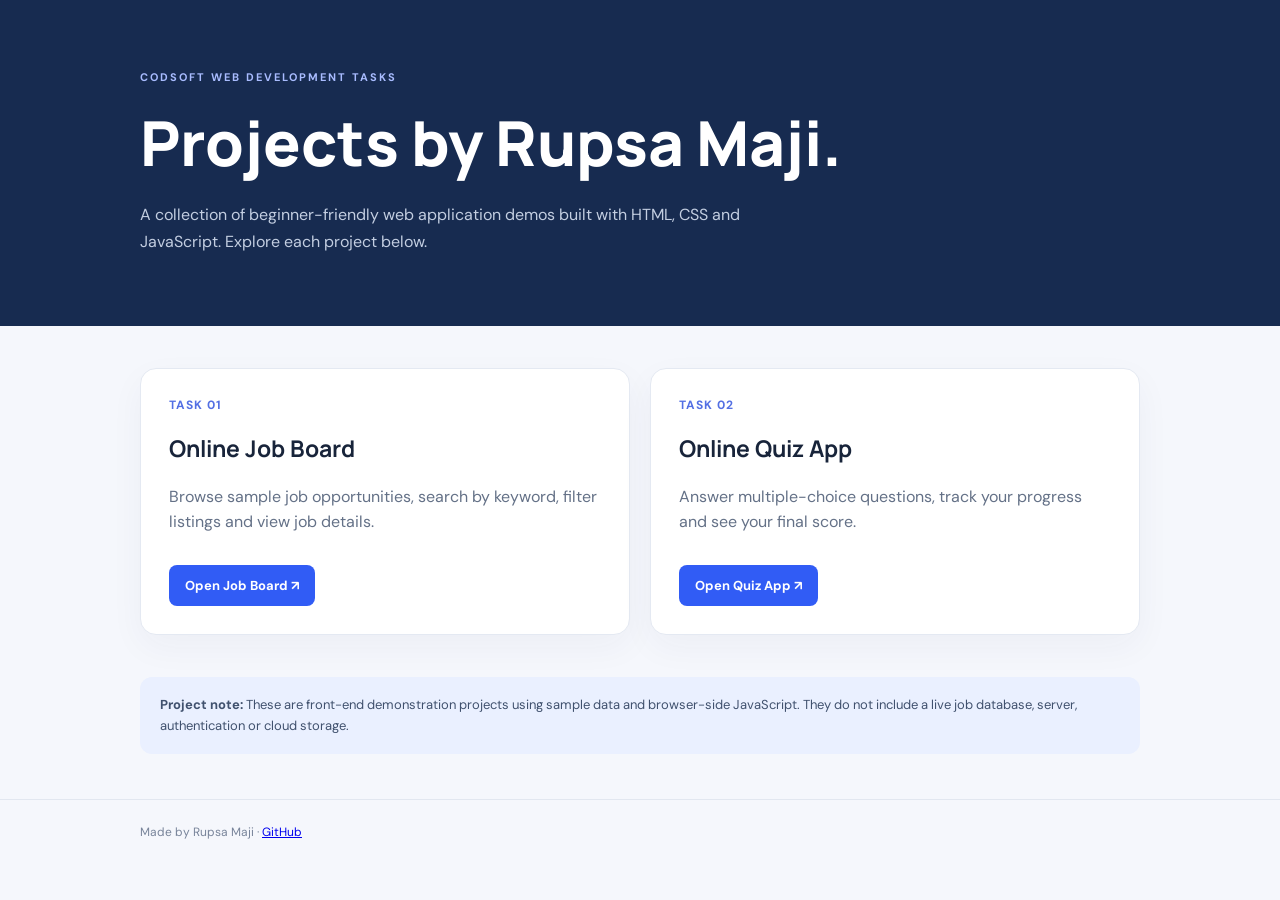
<file: index.html>
<!DOCTYPE html>
<html lang="en"><head><meta charset="UTF-8"><meta name="viewport" content="width=device-width, initial-scale=1.0"><title>CodSoft Projects | Rupsa Maji</title><link rel="preconnect" href="https://fonts.googleapis.com"><link href="https://fonts.googleapis.com/css2?family=DM+Sans:wght@400;600;700&family=Manrope:wght@700;800&display=swap" rel="stylesheet"><style>*{box-sizing:border-box}body{margin:0;background:#f5f7fc;color:#18243a;font-family:"DM Sans",sans-serif}.wrap{width:min(1000px,calc(100% - 40px));margin:auto}.hero{padding:70px 0 55px;background:#172b50;color:white}.tag{color:#a9bcff;font-size:11px;font-weight:700;letter-spacing:2px}.hero h1{font:800 clamp(38px,7vw,62px) Manrope;margin:16px 0}.hero p{max-width:600px;color:#c3cee1;line-height:1.7}.cards{display:grid;grid-template-columns:1fr 1fr;gap:20px;padding:42px 0}.card{background:white;border:1px solid #e4e9f2;border-radius:16px;padding:28px;box-shadow:0 12px 35px #25395b0b}.number{color:#536fe3;font-size:12px;font-weight:700;letter-spacing:1px}.card h2{font:700 23px Manrope}.card p{color:#647187;line-height:1.6}.card a{display:inline-block;margin-top:14px;background:#315cf5;color:white;text-decoration:none;padding:12px 16px;border-radius:8px;font-weight:700;font-size:13px}.note{background:#eaf0ff;color:#40516e;border-radius:12px;padding:18px 20px;font-size:13px;line-height:1.6;margin-bottom:45px}footer{border-top:1px solid #e2e7f0;padding:24px 0;color:#78849a;font-size:12px}@media(max-width:650px){.cards{grid-template-columns:1fr}.hero{padding:55px 0 40px}}</style></head><body><header class="hero"><div class="wrap"><div class="tag">CODSOFT WEB DEVELOPMENT TASKS</div><h1>Projects by Rupsa Maji.</h1><p>A collection of beginner-friendly web application demos built with HTML, CSS and JavaScript. Explore each project below.</p></div></header><main class="wrap"><section class="cards"><article class="card"><div class="number">TASK 01</div><h2>Online Job Board</h2><p>Browse sample job opportunities, search by keyword, filter listings and view job details.</p><a href="Task-1-Job-Board/">Open Job Board ↗</a></article><article class="card"><div class="number">TASK 02</div><h2>Online Quiz App</h2><p>Answer multiple-choice questions, track your progress and see your final score.</p><a href="Task-2-Quiz-App/">Open Quiz App ↗</a></article></section><div class="note"><strong>Project note:</strong> These are front-end demonstration projects using sample data and browser-side JavaScript. They do not include a live job database, server, authentication or cloud storage.</div></main><footer><div class="wrap">Made by Rupsa Maji · <a href="https://github.com/Rupsamaji">GitHub</a></div></footer></body></html>
</file>
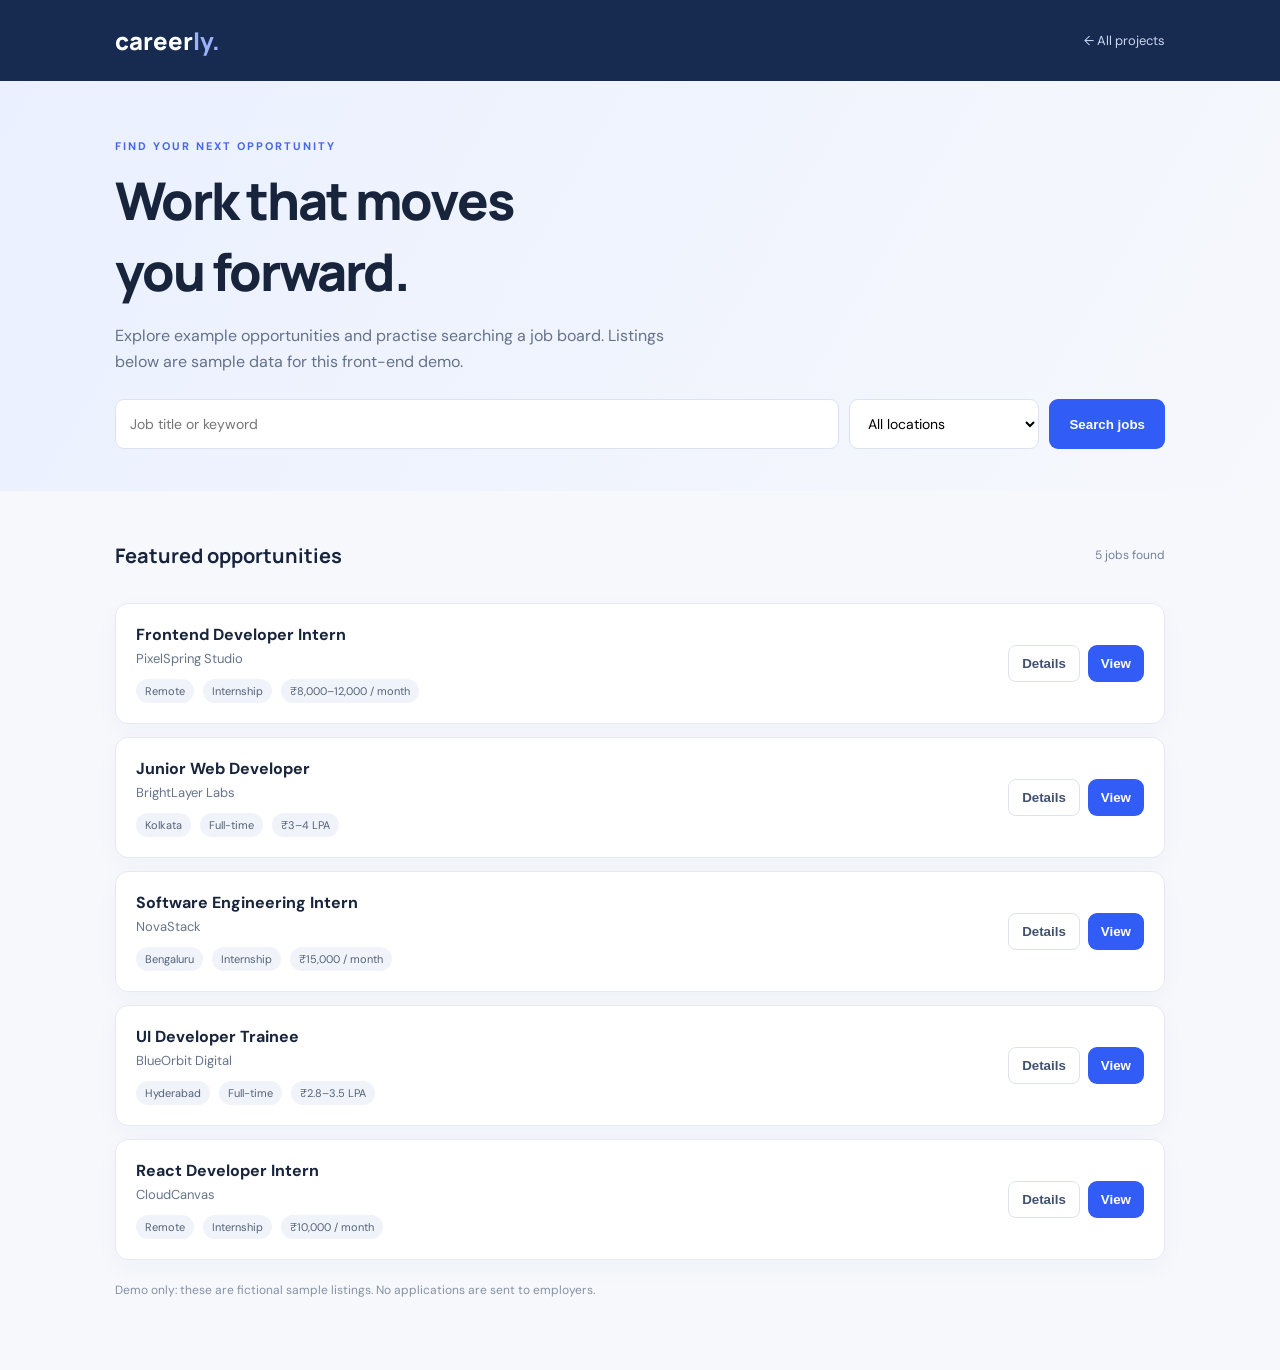
<file: Task-1-Job-Board/index.html>
<!DOCTYPE html>
<html lang="en"><head><meta charset="UTF-8"><meta name="viewport" content="width=device-width, initial-scale=1.0"><title>Careerly | Job Board Demo</title><link rel="preconnect" href="https://fonts.googleapis.com"><link href="https://fonts.googleapis.com/css2?family=DM+Sans:wght@400;500;600;700&family=Manrope:wght@700;800&display=swap" rel="stylesheet"><style>*{box-sizing:border-box}body{margin:0;background:#f6f8fc;color:#17243b;font-family:"DM Sans",sans-serif}.wrap{width:min(1050px,calc(100% - 36px));margin:auto}header{background:#172b50;color:white;padding:24px 0}.nav{display:flex;justify-content:space-between;align-items:center}.brand{font:800 24px Manrope;color:white;text-decoration:none}.brand span{color:#9bb0ff}.nav a:last-child{color:#cbd6f0;text-decoration:none;font-size:13px}.hero{padding:58px 0 42px;background:linear-gradient(120deg,#eaf0ff,#f6f8fc)}.eyebrow{color:#4567e8;font-size:11px;font-weight:700;letter-spacing:2px}.hero h1{font:800 clamp(34px,6vw,52px) Manrope;letter-spacing:-2px;margin:12px 0}.hero p{color:#64728a;max-width:560px;line-height:1.6}.search{display:grid;grid-template-columns:1fr 190px auto;gap:10px;margin-top:25px}.search input,.search select{width:100%;padding:14px;border:1px solid #dce3ef;border-radius:9px;background:white;font:14px "DM Sans"}.search button,.apply{border:0;border-radius:9px;background:#315cf5;color:white;padding:13px 20px;font-weight:700;cursor:pointer}.results{padding:34px 0 60px}.result-head{display:flex;justify-content:space-between;align-items:center;margin-bottom:18px}.result-head h2{font:700 20px Manrope}.result-head span{font-size:12px;color:#748199}.list{display:grid;gap:13px}.job{display:flex;justify-content:space-between;gap:18px;align-items:center;background:white;border:1px solid #e5eaf2;border-radius:13px;padding:20px;box-shadow:0 8px 25px #20385d08}.job h3{font-size:16px;margin:0 0 5px}.company{color:#66748b;font-size:13px}.meta{display:flex;gap:9px;flex-wrap:wrap;margin-top:12px}.meta span{font-size:11px;color:#53627a;background:#f0f3f9;border-radius:20px;padding:5px 9px}.job-actions{display:flex;gap:8px;flex-shrink:0}.details{border:1px solid #dce3ef;background:white;color:#40516d;border-radius:8px;padding:10px 13px;font-weight:600;cursor:pointer}.apply{padding:10px 13px}.empty{background:white;border:1px dashed #cbd5e4;border-radius:12px;padding:30px;text-align:center;color:#68768c}.disclaimer{font-size:12px;color:#8591a5;margin-top:22px}.modal{display:none;position:fixed;inset:0;background:#0d193bcc;place-items:center;padding:20px}.modal.show{display:grid}.modal-card{width:min(100%,480px);background:white;border-radius:16px;padding:26px}.modal-card h2{font:700 24px Manrope}.modal-card p{color:#627089;line-height:1.7}.close{float:right;border:0;background:#eef2f8;border-radius:7px;padding:7px 10px;cursor:pointer}@media(max-width:650px){.search{grid-template-columns:1fr}.job{align-items:flex-start;flex-direction:column}.job-actions{width:100%}.job-actions button{flex:1}.hero{padding:42px 0 30px}}</style></head>
<body><header><div class="wrap nav"><a class="brand" href="#">career<span>ly.</span></a><a href="../../">← All projects</a></div></header><section class="hero"><div class="wrap"><div class="eyebrow">FIND YOUR NEXT OPPORTUNITY</div><h1>Work that moves<br>you forward.</h1><p>Explore example opportunities and practise searching a job board. Listings below are sample data for this front-end demo.</p><div class="search"><input id="keyword" type="search" placeholder="Job title or keyword" aria-label="Search jobs"><select id="location" aria-label="Filter by location"><option value="">All locations</option><option>Remote</option><option>Kolkata</option><option>Bengaluru</option><option>Hyderabad</option></select><button id="searchBtn">Search jobs</button></div></div></section><main class="wrap results"><div class="result-head"><h2>Featured opportunities</h2><span id="count"></span></div><div class="list" id="jobList"></div><p class="disclaimer">Demo only: these are fictional sample listings. No applications are sent to employers.</p></main><div class="modal" id="modal" role="dialog" aria-modal="true" aria-labelledby="modalTitle"><div class="modal-card"><button class="close" id="closeModal" aria-label="Close">✕</button><h2 id="modalTitle"></h2><p id="modalText"></p></div></div><script>const jobs=[{title:"Frontend Developer Intern",company:"PixelSpring Studio",location:"Remote",type:"Internship",salary:"₹8,000–12,000 / month",description:"Support the team in building responsive interfaces using HTML, CSS and JavaScript. Ideal for learners who enjoy clean UI and practical projects."},{title:"Junior Web Developer",company:"BrightLayer Labs",location:"Kolkata",type:"Full-time",salary:"₹3–4 LPA",description:"Work on web pages, troubleshoot UI issues and collaborate with designers. Familiarity with Git and JavaScript is useful."},{title:"Software Engineering Intern",company:"NovaStack",location:"Bengaluru",type:"Internship",salary:"₹15,000 / month",description:"Learn software development workflows while contributing to small frontend and testing tasks."},{title:"UI Developer Trainee",company:"BlueOrbit Digital",location:"Hyderabad",type:"Full-time",salary:"₹2.8–3.5 LPA",description:"Build accessible web components and responsive layouts with guidance from senior developers."},{title:"React Developer Intern",company:"CloudCanvas",location:"Remote",type:"Internship",salary:"₹10,000 / month",description:"Practise React fundamentals, reusable components and API integration in a supervised learning environment."}];const list=document.getElementById("jobList");function render(){const term=document.getElementById("keyword").value.trim().toLowerCase();const loc=document.getElementById("location").value;const filtered=jobs.filter(job=>(job.title+" "+job.company+" "+job.type).toLowerCase().includes(term)&&(!loc||job.location===loc));document.getElementById("count").textContent=filtered.length+" jobs found";list.innerHTML="";if(!filtered.length){list.innerHTML='<div class="empty">No matching sample jobs. Try another keyword or location.</div>';return}filtered.forEach(job=>{const card=document.createElement("article");card.className="job";const info=document.createElement("div");const title=document.createElement("h3");title.textContent=job.title;const company=document.createElement("div");company.className="company";company.textContent=job.company;const meta=document.createElement("div");meta.className="meta";[job.location,job.type,job.salary].forEach(value=>{const tag=document.createElement("span");tag.textContent=value;meta.append(tag)});info.append(title,company,meta);const actions=document.createElement("div");actions.className="job-actions";const detail=document.createElement("button");detail.className="details";detail.textContent="Details";detail.addEventListener("click",()=>showDetails(job));const apply=document.createElement("button");apply.className="apply";apply.textContent="View";apply.addEventListener("click",()=>showDetails(job));actions.append(detail,apply);card.append(info,actions);list.append(card)})}function showDetails(job){document.getElementById("modalTitle").textContent=job.title;document.getElementById("modalText").textContent=job.company+" · "+job.location+" · "+job.type+". "+job.description+" Salary guide: "+job.salary+".";document.getElementById("modal").classList.add("show")}document.getElementById("searchBtn").addEventListener("click",render);document.getElementById("keyword").addEventListener("input",render);document.getElementById("location").addEventListener("change",render);document.getElementById("closeModal").addEventListener("click",()=>document.getElementById("modal").classList.remove("show"));document.getElementById("modal").addEventListener("click",event=>{if(event.target.id==="modal")event.currentTarget.classList.remove("show")});render();</script></body></html>
</file>
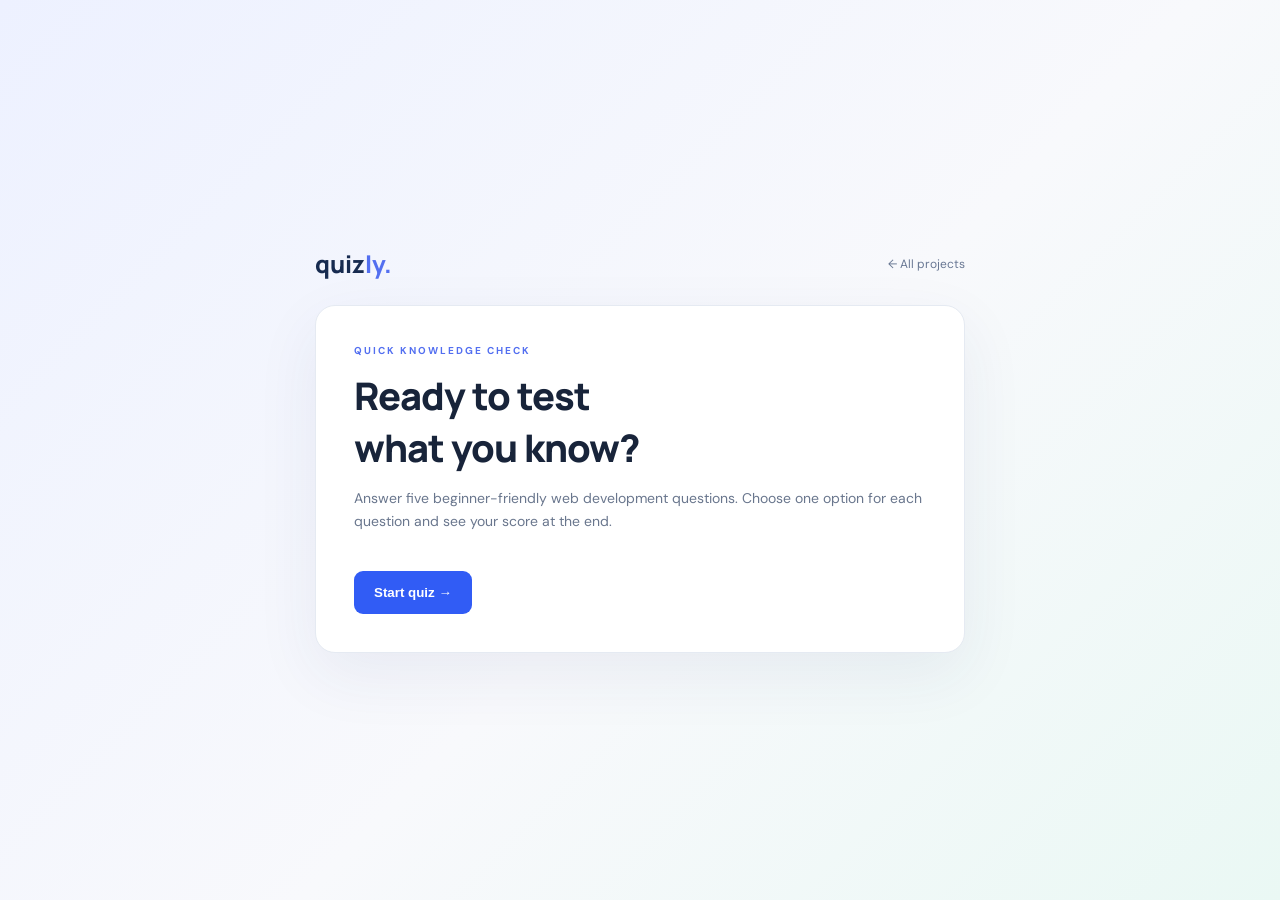
<file: Task-2-Quiz-App/index.html>
<!DOCTYPE html>
<html lang="en"><head><meta charset="UTF-8"><meta name="viewport" content="width=device-width, initial-scale=1.0"><title>Quizly | Interactive Quiz Demo</title><link rel="preconnect" href="https://fonts.googleapis.com"><link href="https://fonts.googleapis.com/css2?family=DM+Sans:wght@400;600;700&family=Manrope:wght@700;800&display=swap" rel="stylesheet"><style>*{box-sizing:border-box}body{margin:0;min-height:100vh;background:linear-gradient(135deg,#edf1ff,#f8f9fc 55%,#eaf8f4);font-family:"DM Sans",sans-serif;color:#18243a;display:grid;place-items:center;padding:24px}.app{width:min(100%,650px)}.top{display:flex;justify-content:space-between;align-items:center;margin-bottom:25px}.brand{font:800 24px Manrope;color:#172b50}.brand span{color:#536ff0}.top a{color:#687793;text-decoration:none;font-size:12px}.card{background:white;border:1px solid #e5eaf2;border-radius:20px;padding:clamp(22px,5vw,38px);box-shadow:0 22px 65px #283d6c12}.eyebrow{color:#536ff0;font-size:10px;font-weight:700;letter-spacing:2px}.card h1{font:800 clamp(28px,6vw,38px) Manrope;letter-spacing:-1px;margin:12px 0}.intro{color:#69768d;line-height:1.6;font-size:14px}.start{margin-top:25px;border:0;border-radius:9px;background:#315cf5;color:white;padding:14px 20px;font-weight:700;cursor:pointer}.progress-row{display:flex;justify-content:space-between;color:#78859b;font-size:12px;margin:22px 0 10px}.track{height:7px;background:#edf0f6;border-radius:9px;overflow:hidden}.bar{height:100%;width:0;background:#536ff0;transition:width .2s}.question{font:700 21px/1.4 Manrope;margin:27px 0 18px}.options{display:grid;gap:10px}.option{width:100%;text-align:left;padding:14px 16px;border:1px solid #e1e7f0;border-radius:10px;background:white;color:#34435c;font:600 14px "DM Sans";cursor:pointer}.option:hover:not(:disabled){border-color:#8297f6;background:#f7f8ff}.option.selected{border-color:#536ff0;background:#f0f3ff}.option.correct{border-color:#30b783;background:#edfbf5}.option.wrong{border-color:#e17c87;background:#fff1f2}.next{display:block;margin:22px 0 0 auto;border:0;border-radius:9px;background:#172b50;color:white;padding:13px 20px;font-weight:700;cursor:pointer}.next:disabled{opacity:.35;cursor:not-allowed}.feedback{min-height:22px;margin-top:13px;font-size:13px;color:#65738b}.result{text-align:center}.result strong{display:block;font:800 54px Manrope;color:#536ff0;margin:18px}.result p{color:#68768d}.secondary{margin:10px;border:1px solid #dce3ef;background:white;border-radius:9px;padding:12px 18px;font-weight:700;cursor:pointer}.hidden{display:none!important}@media(max-width:480px){body{padding:15px}.top{margin-bottom:16px}.card{border-radius:15px}}</style></head>
<body><main class="app"><div class="top"><div class="brand">quiz<span>ly.</span></div><a href="../../">← All projects</a></div><section class="card" id="welcome"><div class="eyebrow">QUICK KNOWLEDGE CHECK</div><h1>Ready to test<br>what you know?</h1><p class="intro">Answer five beginner-friendly web development questions. Choose one option for each question and see your score at the end.</p><button class="start" id="start">Start quiz →</button></section><section class="card hidden" id="quiz"><div class="progress-row"><span id="counter">QUESTION 1 OF 5</span><span id="scoreLive">0 points</span></div><div class="track"><div class="bar" id="bar"></div></div><h2 class="question" id="question"></h2><div class="options" id="options"></div><div class="feedback" id="feedback" aria-live="polite"></div><button class="next" id="next" disabled>Next question →</button></section><section class="card result hidden" id="result"><div class="eyebrow">QUIZ COMPLETE</div><h1>Your result</h1><strong id="finalScore">0/5</strong><p id="message"></p><button class="start" id="again">Try again ↻</button></section></main><script>const questions=[{q:"What does HTML stand for?",a:["HyperText Markup Language","HighText Machine Language","Hyper Tool Multi Language","Home Tool Markup Language"],correct:0,why:"HTML means HyperText Markup Language. It structures content on web pages."},{q:"Which language is used to style a web page?",a:["Python","CSS","SQL","C"],correct:1,why:"CSS controls the presentation, layout and visual style of web pages."},{q:"Which HTML element is used to link JavaScript?",a:["<css>","<script>","<javascript>","<code>"],correct:1,why:"The script element is used to include or reference JavaScript."},{q:"Which method selects an element by its ID?",a:["getElementById()","queryAll()","selectClass()","getTag()"],correct:0,why:"document.getElementById() finds the element with the matching ID."},{q:"What does responsive design help a website do?",a:["Load without internet","Adapt to different screen sizes","Store passwords","Replace HTML"],correct:1,why:"Responsive design helps layouts adapt to phones, tablets and desktops."}];let current=0;let score=0;let answered=false;const welcome=document.getElementById("welcome"),quiz=document.getElementById("quiz"),result=document.getElementById("result");function showQuestion(){answered=false;const item=questions[current];document.getElementById("counter").textContent="QUESTION "+(current+1)+" OF "+questions.length;document.getElementById("scoreLive").textContent=score+" points";document.getElementById("bar").style.width=(current/questions.length*100)+"%";document.getElementById("question").textContent=item.q;document.getElementById("feedback").textContent="";document.getElementById("next").disabled=true;document.getElementById("next").textContent=current===questions.length-1?"See my result →":"Next question →";const options=document.getElementById("options");options.innerHTML="";item.a.forEach((answer,index)=>{const button=document.createElement("button");button.className="option";button.textContent=String.fromCharCode(65+index)+".  "+answer;button.addEventListener("click",()=>choose(index,button));options.append(button)})}function choose(index,button){if(answered)return;answered=true;const item=questions[current];const buttons=[...document.querySelectorAll(".option")];buttons.forEach((option,i)=>{option.disabled=true;if(i===item.correct)option.classList.add("correct")});if(index===item.correct){score++;button.classList.add("selected");document.getElementById("feedback").textContent="Correct! "+item.why}else{button.classList.add("wrong");document.getElementById("feedback").textContent="Not quite. "+item.why}document.getElementById("scoreLive").textContent=score+" points";document.getElementById("next").disabled=false}function finish(){quiz.classList.add("hidden");result.classList.remove("hidden");document.getElementById("bar").style.width="100%";document.getElementById("finalScore").textContent=score+"/"+questions.length;document.getElementById("message").textContent=score===questions.length?"Perfect score! Excellent work.":score>=3?"Good job! Keep practising and you'll improve.":"Nice effort. Review the explanations and try again."}function startQuiz(){current=0;score=0;welcome.classList.add("hidden");result.classList.add("hidden");quiz.classList.remove("hidden");showQuestion()}document.getElementById("start").addEventListener("click",startQuiz);document.getElementById("again").addEventListener("click",startQuiz);document.getElementById("next").addEventListener("click",()=>{if(!answered)return;if(current===questions.length-1){finish();return}current++;showQuestion()});</script></body></html>
</file>
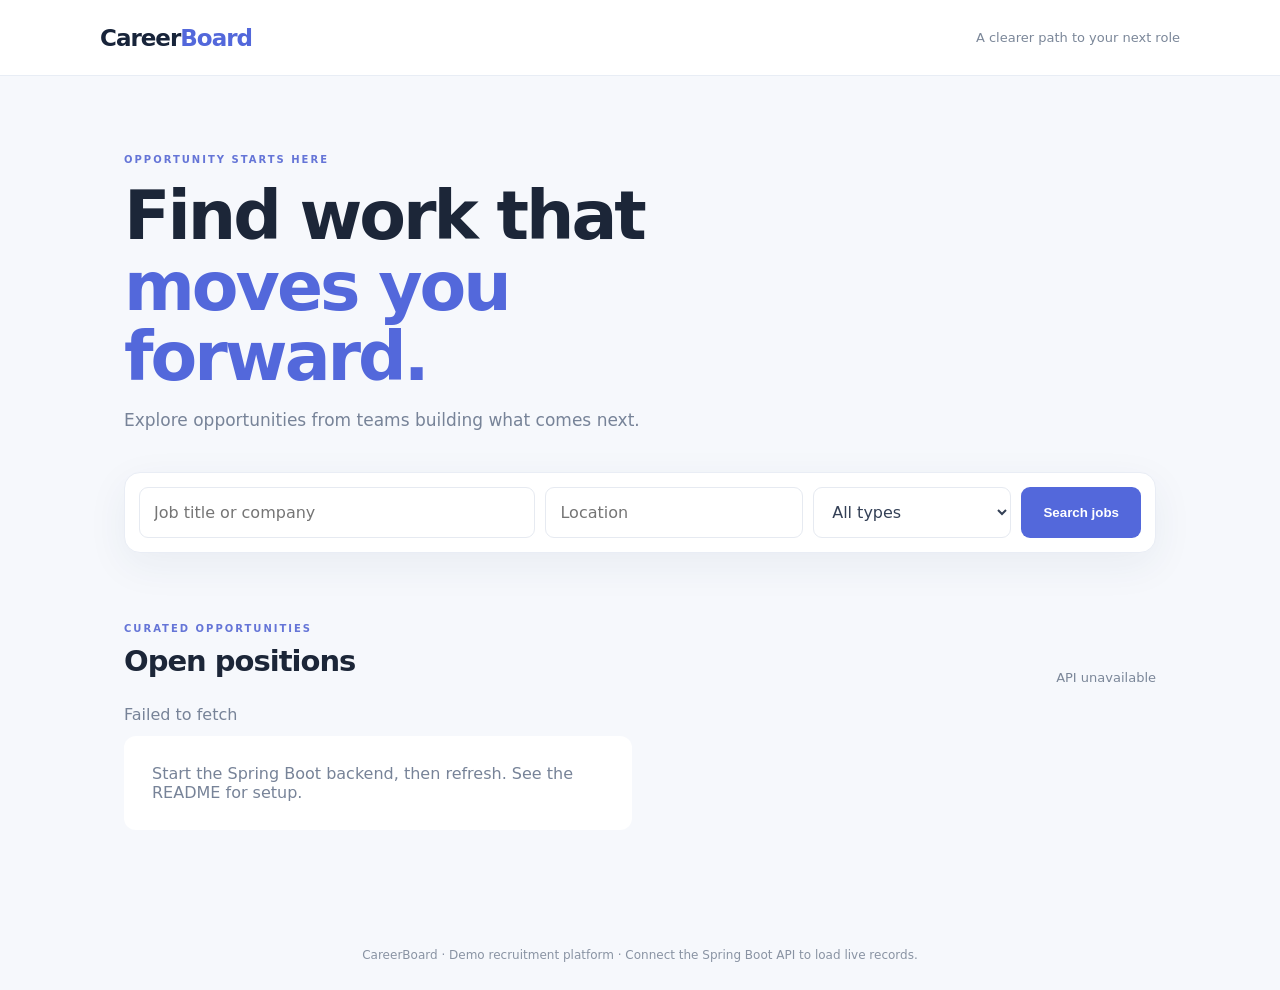
<file: job-platform/frontend/index.html>
<!doctype html>
<html lang="en">
<head><meta charset="UTF-8"><meta name="viewport" content="width=device-width,initial-scale=1"><meta name="description" content="Search and explore job opportunities."><title>CareerBoard — Find your next role</title><link rel="stylesheet" href="styles.css"></head>
<body>
<header class="topbar"><a class="brand" href="#">Career<span>Board</span></a><span class="tagline">A clearer path to your next role</span></header>
<main>
<section class="hero"><p class="eyebrow">OPPORTUNITY STARTS HERE</p><h1>Find work that<br><span>moves you forward.</span></h1><p class="intro">Explore opportunities from teams building what comes next.</p></section>
<section class="search-panel" aria-label="Search jobs"><input id="query" placeholder="Job title or company" aria-label="Job title or company"><input id="location" placeholder="Location" aria-label="Location"><select id="type" aria-label="Employment type"><option value="">All types</option><option>Full-time</option><option>Internship</option><option>Part-time</option><option>Contract</option></select><button id="search">Search jobs</button></section>
<div class="section-head"><div><p class="eyebrow">CURATED OPPORTUNITIES</p><h2>Open positions</h2></div><span id="count" class="muted">Loading…</span></div>
<div id="status" role="status" class="status"></div><section id="jobs" class="job-grid"></section>
</main><footer>CareerBoard · Demo recruitment platform · Connect the Spring Boot API to load live records.</footer>
<script src="app.js"></script></body></html>
</file>
<file: job-platform/frontend/styles.css>
:root{font-family:Inter,ui-sans-serif,system-ui,sans-serif;color:#1c2638;background:#f6f8fc;font-synthesis:none}*{box-sizing:border-box}body{margin:0}.topbar{height:76px;padding:0 max(calc((100% - 1080px)/2),24px);display:flex;align-items:center;justify-content:space-between;background:#fff;border-bottom:1px solid #e8edf5}.brand{font-size:23px;font-weight:800;color:#18243a;text-decoration:none;letter-spacing:-1px}.brand span,.hero h1 span{color:#5368db}.tagline,.muted{color:#7b8799;font-size:13px}main{max-width:1080px;margin:auto;padding:68px 24px 90px}.hero{max-width:650px}.eyebrow{font-size:10px;font-weight:800;letter-spacing:2px;color:#6575d7}.hero h1{font-size:clamp(42px,7vw,68px);line-height:1.04;letter-spacing:-3px;margin:16px 0}.intro{color:#778398;font-size:17px}.search-panel{display:grid;grid-template-columns:2fr 1.3fr 1fr auto;gap:10px;background:#fff;padding:14px;border:1px solid #e9edf5;border-radius:16px;margin:42px 0 60px;box-shadow:0 12px 40px #273a6310}.search-panel input,.search-panel select{min-width:0;padding:14px;border:1px solid #e6eaf1;border-radius:9px;font:inherit;color:#344056;background:white}.search-panel button{border:0;border-radius:9px;background:#5368db;color:white;font-weight:700;padding:0 22px;cursor:pointer}.section-head{display:flex;justify-content:space-between;align-items:end;margin-bottom:20px}.section-head h2{font-size:29px;letter-spacing:-1px;margin:7px 0}.job-grid{display:grid;grid-template-columns:repeat(2,minmax(0,1fr));gap:16px}.job-card{background:white;border:1px solid #e8edf5;border-radius:14px;padding:22px}.job-card h3{margin:0 0 8px;font-size:19px}.company{color:#59677e}.chips{display:flex;gap:7px;flex-wrap:wrap;margin:16px 0}.chip{font-size:11px;background:#f0f2ff;color:#5665bd;padding:6px 9px;border-radius:20px}.description{color:#7a8698;line-height:1.6;font-size:13px}.status{color:#778398;margin:0 0 12px}.empty{background:#fff;padding:28px;border-radius:12px;color:#778398}footer{text-align:center;padding:28px;color:#8993a3;font-size:12px}@media(max-width:720px){.search-panel{grid-template-columns:1fr}.search-panel button{padding:14px}.job-grid{grid-template-columns:1fr}.tagline{display:none}main{padding-top:45px}}
</file>
